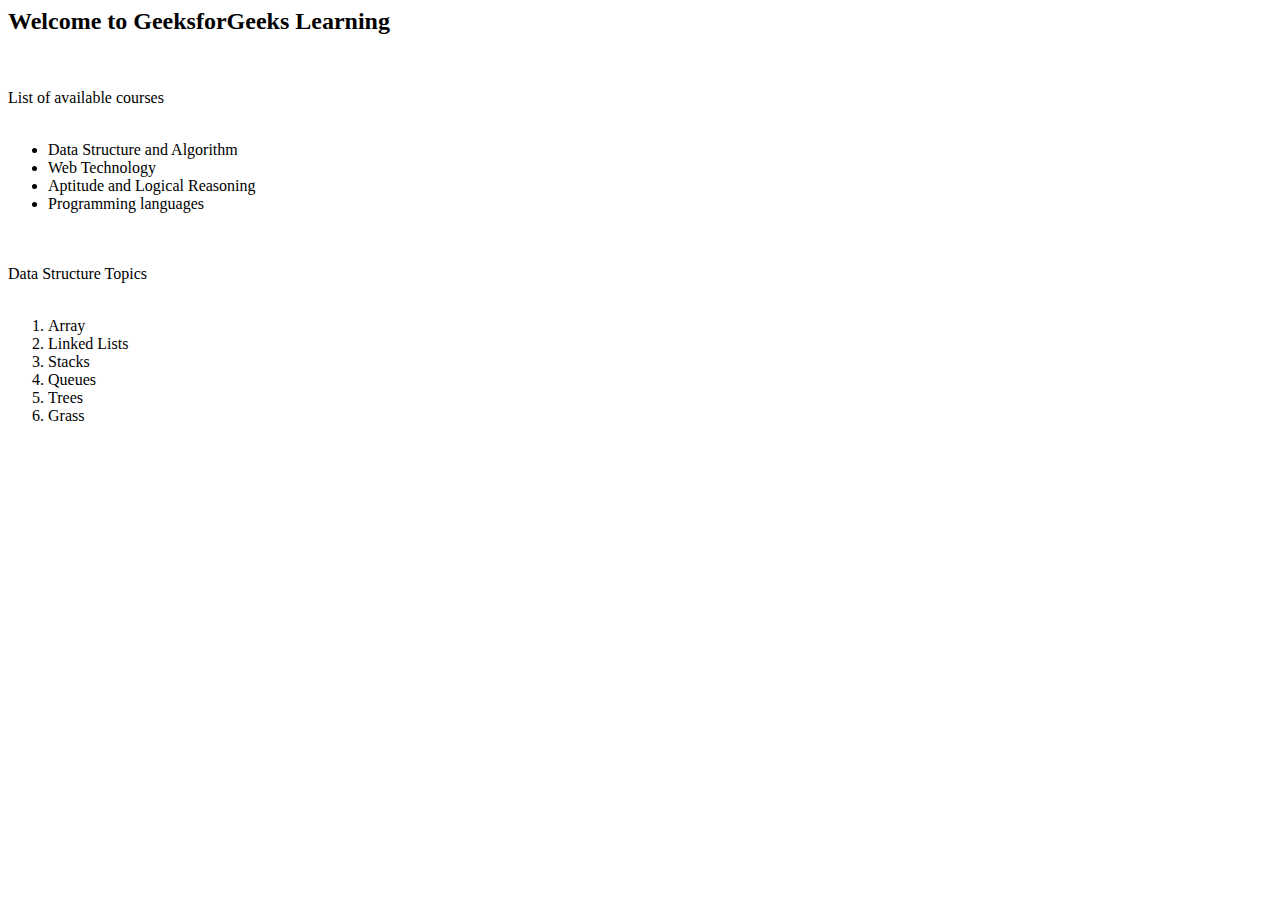
<file: index.html>
<html>
<head>
<title> Assignment 3 </title>
</head>
<body>
<h2> Welcome to GeeksforGeeks Learning </h2>
<br>
<p>
List of available courses 
<br>
<br>
<ul>
<li> Data Structure and Algorithm </li>
<li> Web Technology </li>
<li> Aptitude and Logical Reasoning </li>
<li> Programming languages </li>
</ul>
<br>
<br>
Data Structure Topics
<br>
<br>
<ol>
<li> Array </li>
<li> Linked Lists </li>
<li> Stacks </li>
<li> Queues </li>
<li> Trees </li>
<li> Grass </li>
</ol>
</file>
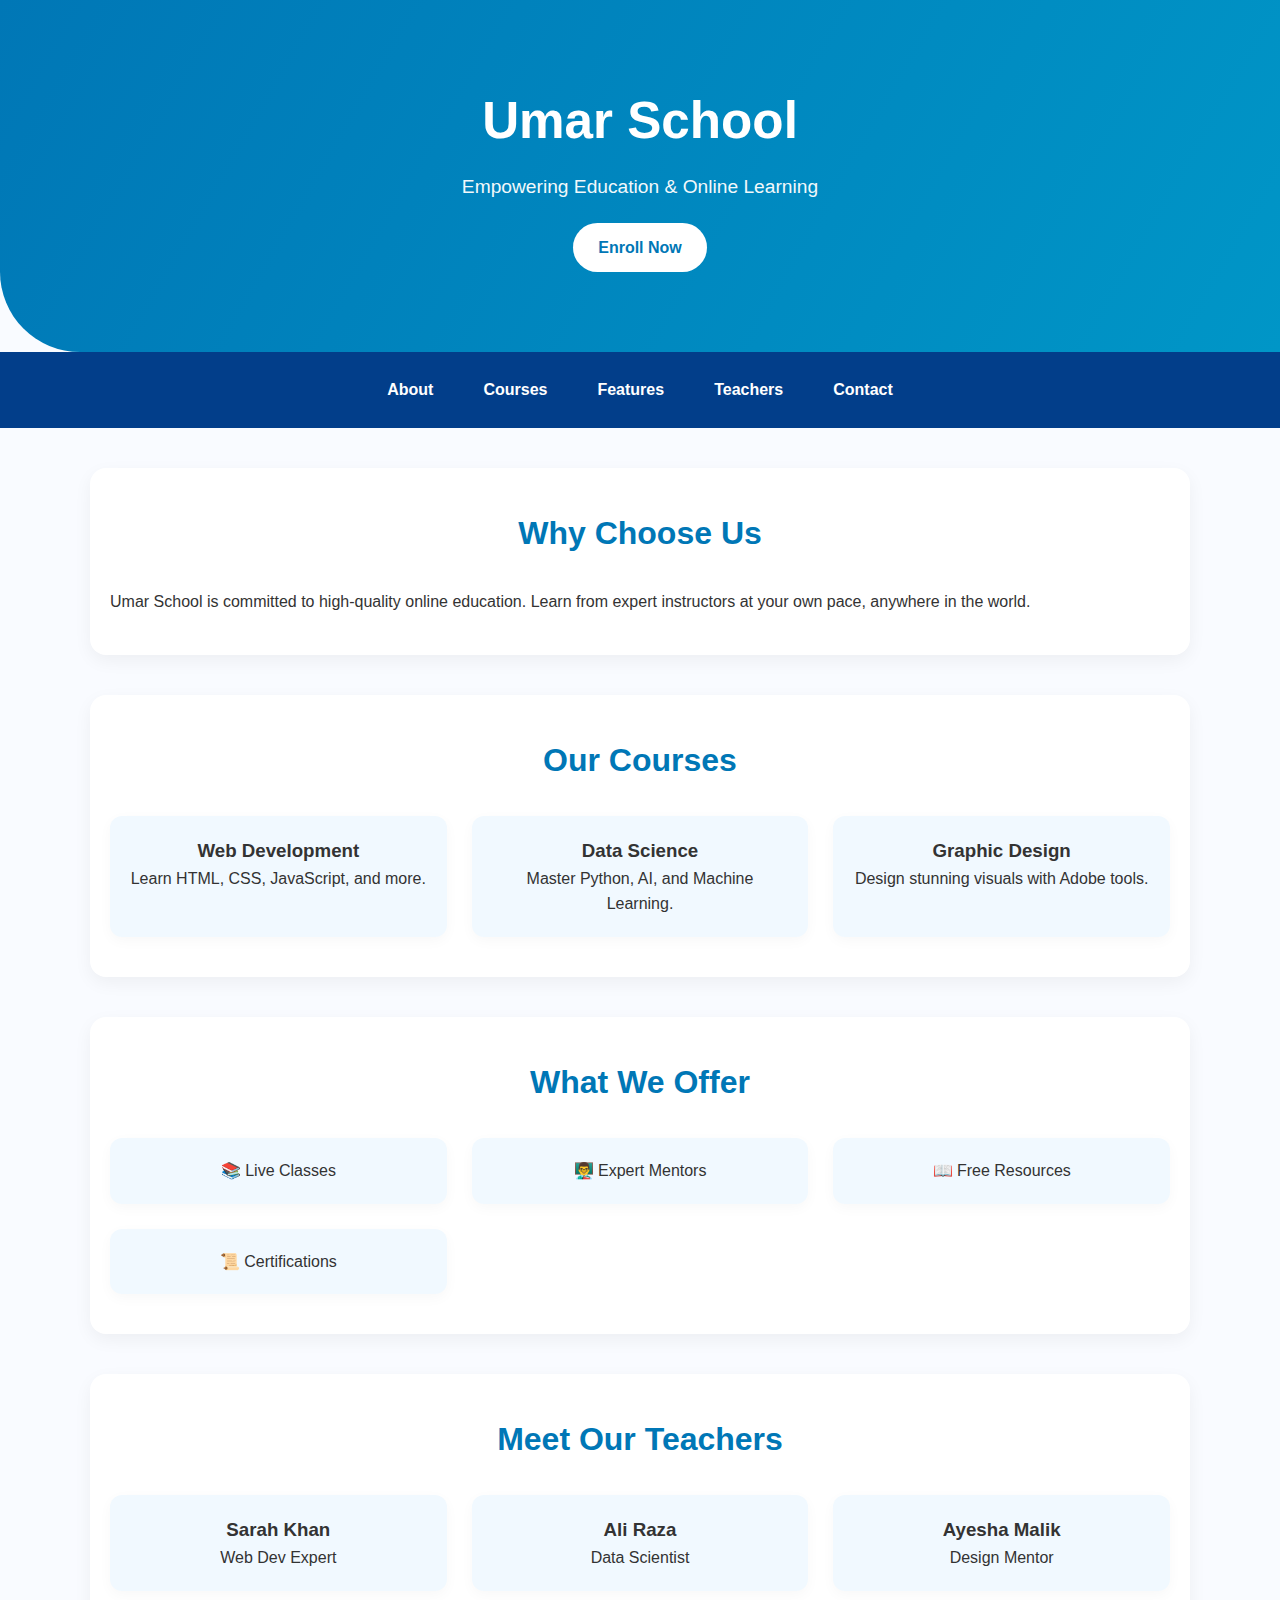
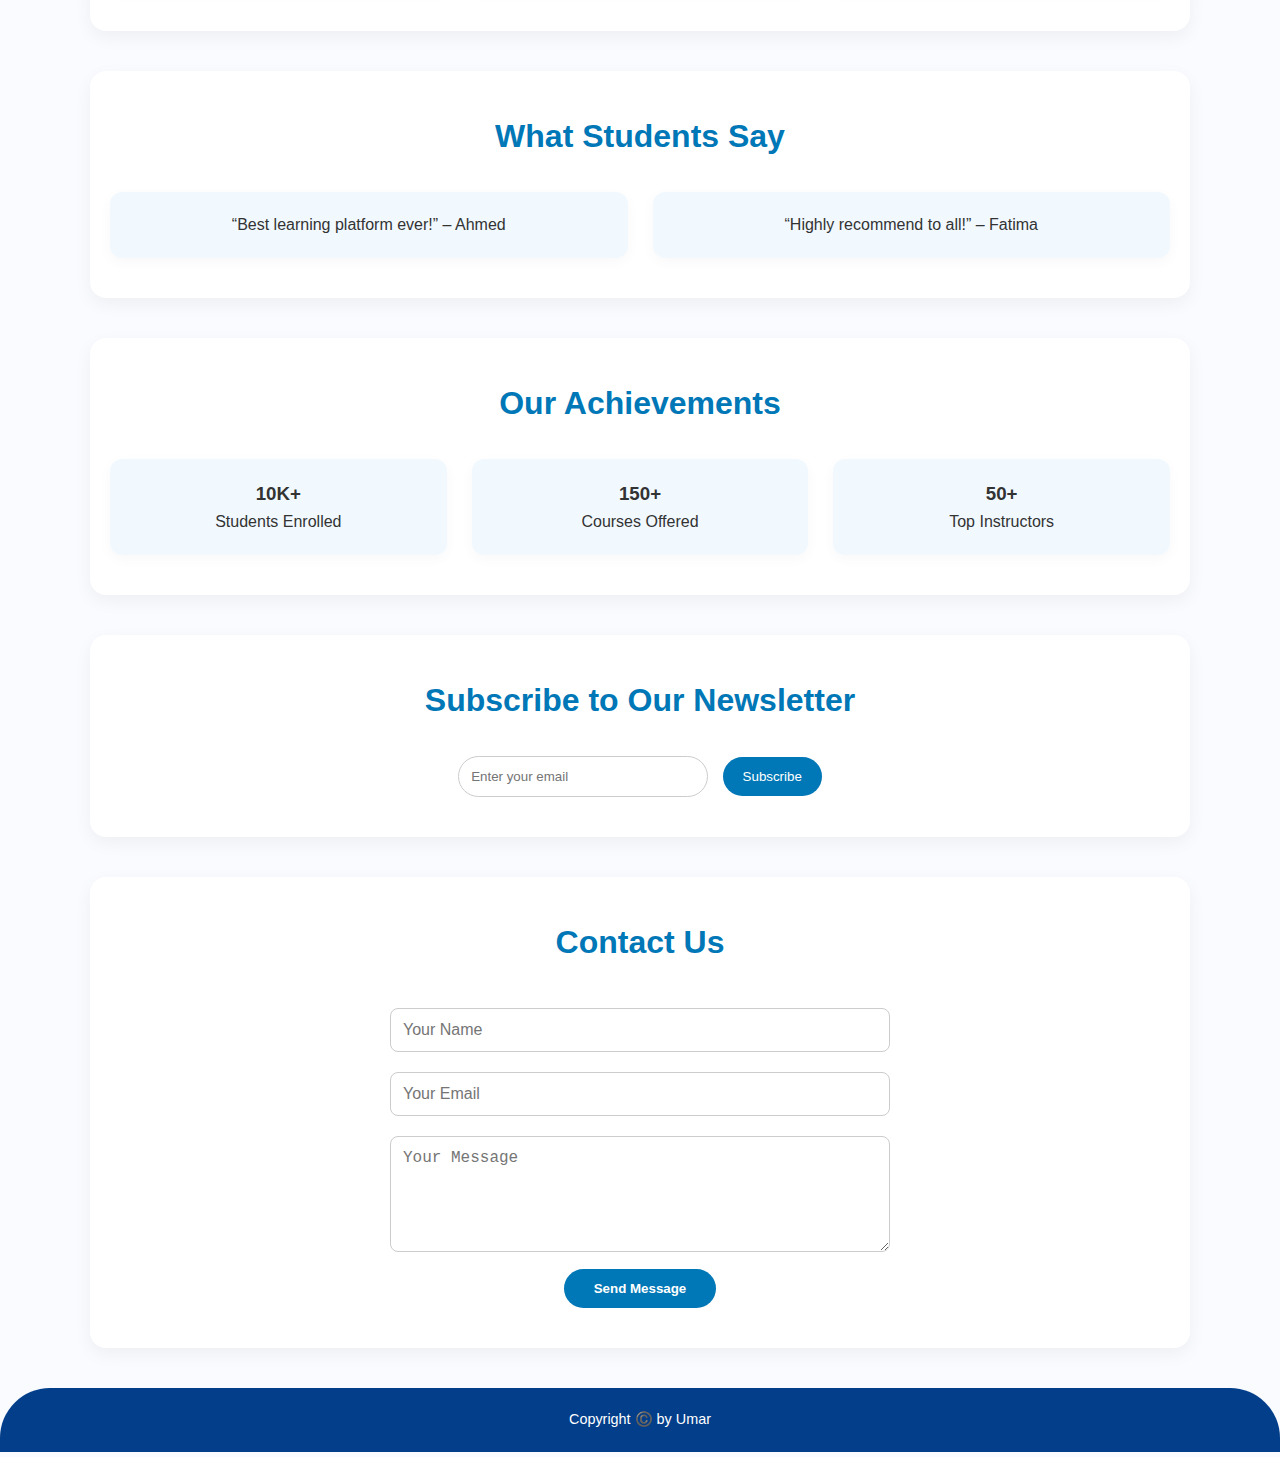
<file: index3.html>
<!DOCTYPE html>
<html lang="en">
<head>
  <meta charset="UTF-8" />
  <meta name="viewport" content="width=device-width, initial-scale=1.0"/>
  <title>Umar School</title>
  <link rel="stylesheet" href="task3.css" />
</head>
<body>

  <!-- Header -->
  <header class="header">
    <h1>Umar School</h1>
    <p>Empowering Education & Online Learning</p>
    <a href="#courses" class="btn">Enroll Now</a>
  </header>

  <!-- Navigation -->
  <nav class="navbar">
    <a href="#about">About</a>
    <a href="#courses">Courses</a>
    <a href="#features">Features</a>
    <a href="#teachers">Teachers</a>
    <a href="#contact">Contact</a>
  </nav>

  <!-- About Section -->
  <section id="about">
    <h2>Why Choose Us</h2>
    <p>Umar School is committed to high-quality online education. Learn from expert instructors at your own pace, anywhere in the world.</p>
  </section>

  <!-- Courses Section -->
  <section id="courses">
    <h2>Our Courses</h2>
    <div class="courses">
      <div class="card">
        <h3>Web Development</h3>
        <p>Learn HTML, CSS, JavaScript, and more.</p>
      </div>
      <div class="card">
        <h3>Data Science</h3>
        <p>Master Python, AI, and Machine Learning.</p>
      </div>
      <div class="card">
        <h3>Graphic Design</h3>
        <p>Design stunning visuals with Adobe tools.</p>
      </div>
    </div>
  </section>

  <!-- Features Section -->
  <section id="features">
    <h2>What We Offer</h2>
    <div class="features">
      <div class="card">📚 Live Classes</div>
      <div class="card">👨‍🏫 Expert Mentors</div>
      <div class="card">📖 Free Resources</div>
      <div class="card">📜 Certifications</div>
    </div>
  </section>

  <!-- Teachers Section -->
  <section id="teachers">
    <h2>Meet Our Teachers</h2>
    <div class="teachers">
      <div class="card">
        <h3>Sarah Khan</h3>
        <p>Web Dev Expert</p>
      </div>
      <div class="card">
        <h3>Ali Raza</h3>
        <p>Data Scientist</p>
      </div>
      <div class="card">
        <h3>Ayesha Malik</h3>
        <p>Design Mentor</p>
      </div>
    </div>
  </section>

  <!-- Testimonials -->
  <section id="testimonials">
    <h2>What Students Say</h2>
    <div class="testimonials">
      <div class="card">“Best learning platform ever!” – Ahmed</div>
      <div class="card">“Highly recommend to all!” – Fatima</div>
    </div>
  </section>

  <!-- Stats Section -->
  <section id="stats">
    <h2>Our Achievements</h2>
    <div class="stats">
      <div class="card">
        <h3>10K+</h3>
        <p>Students Enrolled</p>
      </div>
      <div class="card">
        <h3>150+</h3>
        <p>Courses Offered</p>
      </div>
      <div class="card">
        <h3>50+</h3>
        <p>Top Instructors</p>
      </div>
    </div>
  </section>

  <!-- Newsletter -->
  <section class="newsletter">
    <h2>Subscribe to Our Newsletter</h2>
    <input type="email" placeholder="Enter your email" />
    <button>Subscribe</button>
  </section>

  <!-- Contact Form -->
  <section id="contact">
    <h2>Contact Us</h2>
    <form>
      <input type="text" placeholder="Your Name" required /><br />
      <input type="email" placeholder="Your Email" required /><br />
      <textarea rows="5" placeholder="Your Message"></textarea><br />
      <button type="submit">Send Message</button>
    </form>
  </section>

  <!-- Footer -->
  <footer>
    <p>Copyright ©️ by Umar</p>
  </footer>

</body>
</html>
</file>
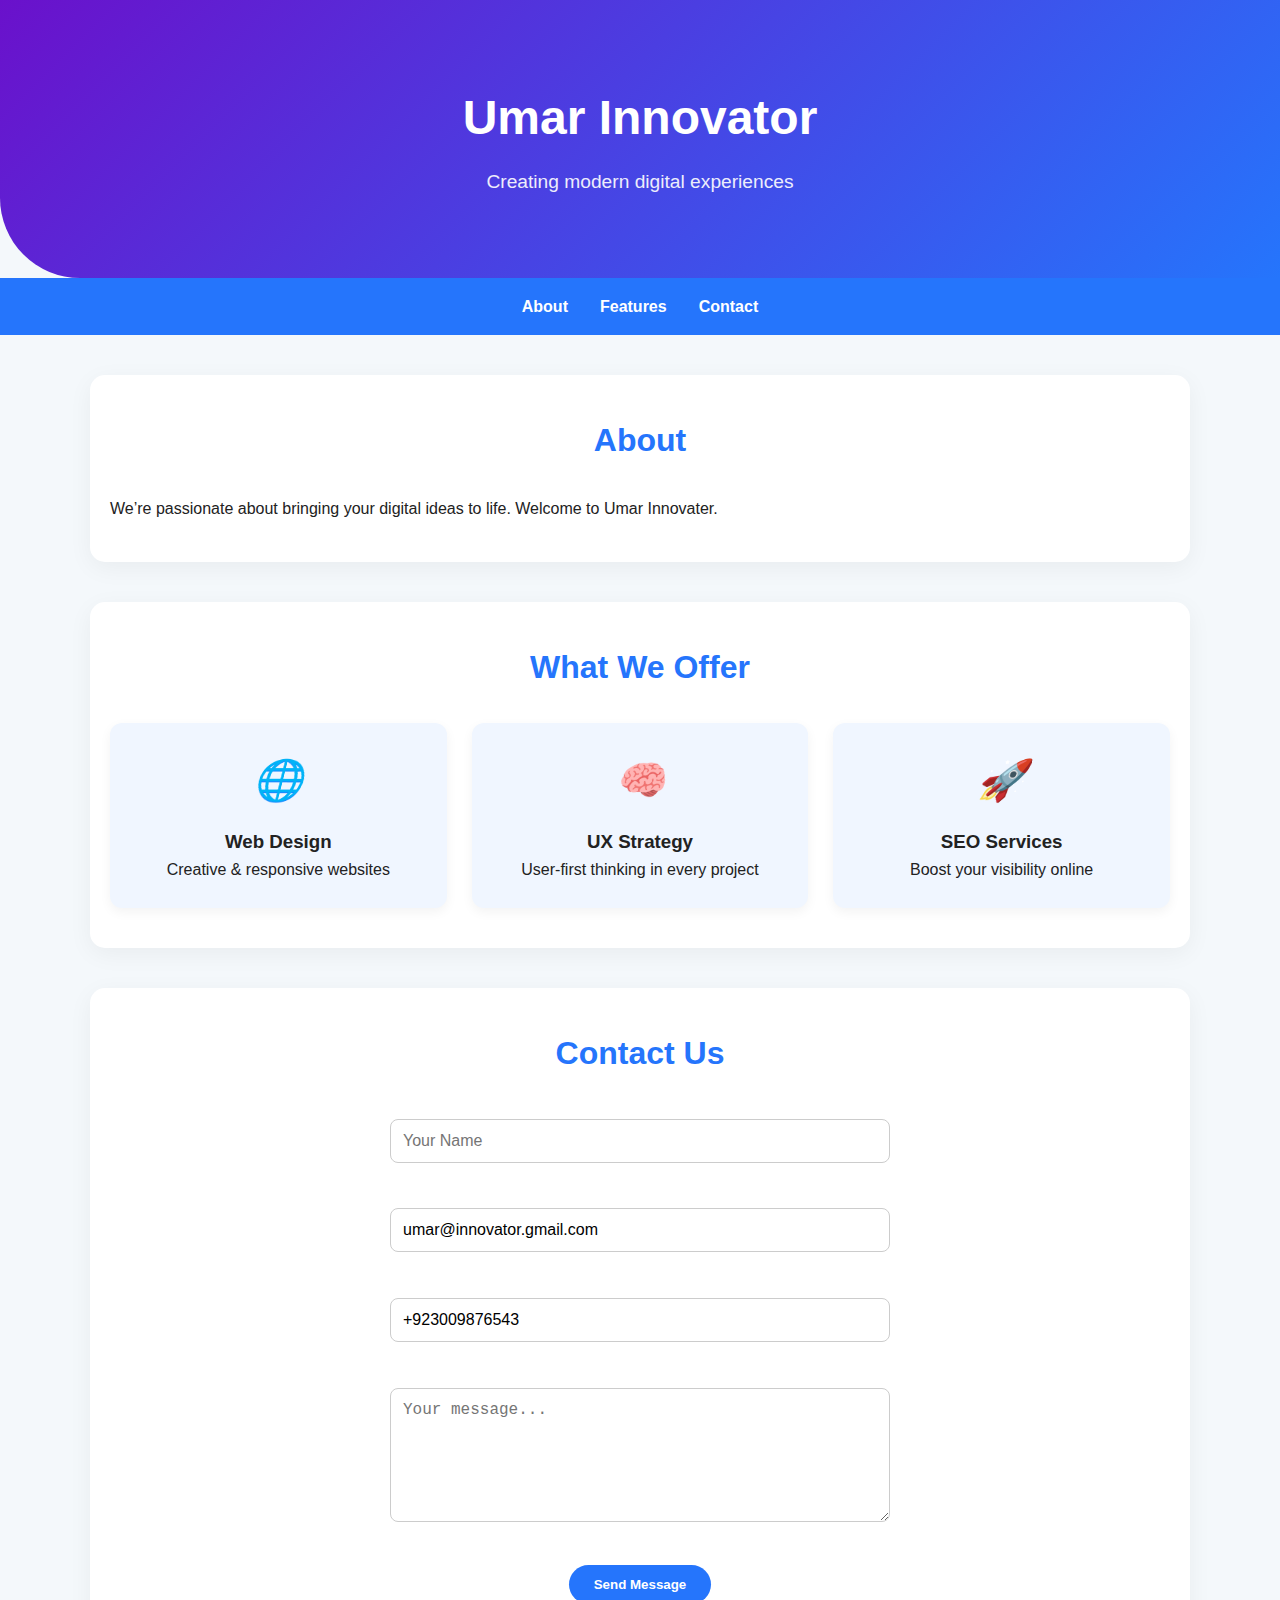
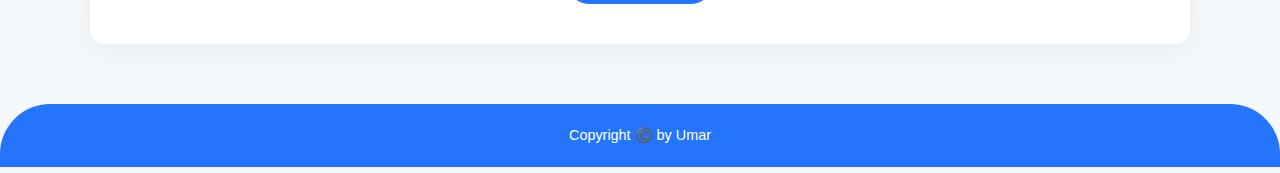
<file: index4.html>
<!DOCTYPE html>
<html lang="en">
<head>
  <meta charset="UTF-8" />
  <meta name="viewport" content="width=device-width, initial-scale=1.0"/>
  <title>Umar Innovator</title>
  <link rel="stylesheet" href="task4.css" />
</head>
<body>

  <header class="header">
    <h1>Umar Innovator</h1>
    <p>Creating modern digital experiences</p>
  </header>

  <nav class="navbar">
    <a href="#about">About</a>
    <a href="#features">Features</a>
    <a href="#contact">Contact</a>
  </nav>

  <section id="about">
    <h2>About</h2>
    <p>We’re passionate about bringing your digital ideas to life. Welcome to Umar Innovater.</p>
  </section>

  <section id="features">
    <h2>What We Offer</h2>
    <div class="features">
      <div class="feature-box">
        <i>🌐</i>
        <h3>Web Design</h3>
        <p>Creative & responsive websites</p>
      </div>
      <div class="feature-box">
        <i>🧠</i>
        <h3>UX Strategy</h3>
        <p>User-first thinking in every project</p>
      </div>
      <div class="feature-box">
        <i>🚀</i>
        <h3>SEO Services</h3>
        <p>Boost your visibility online</p>
      </div>
    </div>
  </section>

  <section id="contact">
    <h2 style="text-shadow: 0.1cm; ">Contact Us</h2>
   <center> <form>
      <input type="text" placeholder="Your Name" size="30" required /><br /><br />
      <input type="email" value="umar@innovator.gmail.com" size="30" required /><br /><br />
      <input type="tel" value="+923009876543" size="30" required /><br /><br />
      <textarea rows="6" cols="30" placeholder="Your message..."></textarea><br /><br />
      
      <button type="submit">Send Message</button>
    </form>
    </form>
  </section></center>

  <footer>
    <p>Copyright ©️ by Umar</p>
  </footer>

</body>
</html>
</file>
<file: task3.css>
/* ========== RESET & BASE ========== */
* {
  margin: 0;
  padding: 0;
  box-sizing: border-box;
}
body {
  font-family: 'Segoe UI', sans-serif;
  background-color: #f9fbff;
  color: #333;
  line-height: 1.6;
}
a {
  text-decoration: none;
  color: inherit;
}

/* ========== HEADER ========== */
.header {
  background: linear-gradient(120deg, #0077b6, #0096c7);
  color: #fff;
  padding: 80px 20px;
  text-align: center;
  border-bottom-left-radius: 80px;
}
.header h1 {
  font-size: 3.2rem;
  margin-bottom: 10px;
}
.header p {
  font-size: 1.2rem;
  opacity: 0.95;
}
.btn {
  background: #ffffff;
  color: #0077b6;
  padding: 12px 25px;
  font-weight: bold;
  border-radius: 30px;
  display: inline-block;
  margin-top: 20px;
  transition: 0.3s ease;
}
.btn:hover {
  background: #e0f4ff;
}

/* ========== NAVBAR ========== */
.navbar {
  background: #023e8a;
  display: flex;
  justify-content: center;
  flex-wrap: wrap;
  gap: 20px;
  padding: 15px;
}
.navbar a {
  color: #fff;
  padding: 10px 15px;
  border-radius: 20px;
  font-weight: 600;
  transition: background 0.3s;
}
.navbar a:hover {
  background: rgba(255, 255, 255, 0.15);
}

/* ========== SECTIONS ========== */
section {
  max-width: 1100px;
  margin: 40px auto;
  padding: 40px 20px;
  background: #fff;
  border-radius: 16px;
  box-shadow: 0 6px 18px rgba(0, 0, 0, 0.05);
}
section h2 {
  font-size: 2rem;
  text-align: center;
  margin-bottom: 30px;
  color: #0077b6;
}

/* ========== GRID (Courses, Features, Teachers, Stats) ========== */
.courses, .features, .teachers, .stats, .testimonials {
  display: grid;
  grid-template-columns: repeat(auto-fit, minmax(250px, 1fr));
  gap: 25px;
}
.card {
  background: #f1f9ff;
  padding: 20px;
  border-radius: 12px;
  box-shadow: 0 4px 14px rgba(0, 0, 0, 0.03);
  text-align: center;
  transition: transform 0.3s ease;
}
.card:hover {
  transform: translateY(-8px);
}

/* ========== NEWSLETTER ========== */
.newsletter {
  text-align: center;
}
.newsletter input[type="email"] {
  padding: 12px;
  width: 250px;
  border-radius: 25px;
  border: 1px solid #ccc;
  margin-right: 10px;
}
.newsletter button {
  padding: 12px 20px;
  border: none;
  background: #0077b6;
  color: white;
  border-radius: 25px;
  cursor: pointer;
  transition: background 0.3s ease;
}
.newsletter button:hover {
  background: #023e8a;
}

/* ========== CONTACT FORM ========== */
form {
  text-align: center;
}
form input, form textarea {
  width: 90%;
  max-width: 500px;
  padding: 12px;
  margin: 10px 0;
  border-radius: 8px;
  border: 1px solid #ccc;
  font-size: 1rem;
}
form button {
  background-color: #0077b6;
  color: white;
  padding: 12px 30px;
  border: none;
  border-radius: 30px;
  font-weight: bold;
  cursor: pointer;
  transition: background 0.3s;
}
form button:hover {
  background: #005f8f;
}

/* ========== FOOTER ========== */
footer {
  background: #023e8a;
  color: white;
  text-align: center;
  padding: 20px;
  font-size: 0.9rem;
  border-top-left-radius: 50px;
  border-top-right-radius: 50px;
}

/* ========== RESPONSIVE ========== */
@media (max-width: 768px) {
  .header h1 {
    font-size: 2rem;
  }
  .btn {
    padding: 10px 20px;
  }
  .newsletter input[type="email"] {
    width: 80%;
  }
}
</file>
<file: task4.css>
/* ===== RESET & BASE ===== */
* {
  margin: 0;
  padding: 0;
  box-sizing: border-box;
}
body {
  font-family: 'Segoe UI', sans-serif;
  background-color: #f4f8fb;
  color: #222;
  line-height: 1.6;
  scroll-behavior: smooth;
}

/* ===== HEADER ===== */
.header {
  background: linear-gradient(135deg, #6a11cb, #2575fc);
  color: white;
  text-align: center;
  padding: 80px 20px;
  border-bottom-left-radius: 80px;
}
.header h1 {
  font-size: 3rem;
  margin-bottom: 10px;
}
.header p {
  font-size: 1.2rem;
  opacity: 0.9;
}

/* ===== NAVIGATION ===== */
.navbar {
  background: #2575fc;
  padding: 1rem 2rem;
  display: flex;
  justify-content: center;
  gap: 2rem;
  flex-wrap: wrap;
}
.navbar a {
  color: white;
  text-decoration: none;
  font-weight: 600;
  transition: color 0.3s ease;
}
.navbar a:hover {
  color: #ffd700;
}

/* ===== SECTIONS ===== */
section {
  max-width: 1100px;
  margin: 40px auto;
  padding: 40px 20px;
  background: white;
  border-radius: 15px;
  box-shadow: 0 6px 25px rgba(0, 0, 0, 0.05);
}
section h2 {
  text-align: center;
  color: #2575fc;
  font-size: 2rem;
  margin-bottom: 30px;
}

/* ===== FEATURES ===== */
.features {
  display: grid;
  grid-template-columns: repeat(auto-fit, minmax(260px, 1fr));
  gap: 25px;
  margin-top: 20px;
}
.feature-box {
  background: #f0f6ff;
  padding: 25px;
  border-radius: 12px;
  text-align: center;
  transition: transform 0.3s ease, background 0.3s ease;
  box-shadow: 0 4px 12px rgba(0,0,0,0.05);
}
.feature-box:hover {
  transform: translateY(-10px);
  background: #e2ecff;
}
.feature-box i {
  font-size: 2.5rem;
  color: #2575fc;
  margin-bottom: 15px;
  display: block;
}

/* ===== FORM STYLING ===== */
form {
  text-align: center;
}
form input,
form textarea {
  width: 90%;
  max-width: 500px;
  padding: 12px;
  margin: 10px auto;
  border-radius: 8px;
  border: 1px solid #ccc;
  font-size: 1rem;
}
form button {
  padding: 12px 25px;
  background-color: #2575fc;
  border: none;
  color: white;
  border-radius: 50px;
  font-weight: 600;
  cursor: pointer;
  transition: background 0.3s ease;
}
form button:hover {
  background-color: #1d5fce;
}

/* ===== FOOTER ===== */
footer {
  background: #2575fc;
  color: white;
  text-align: center;
  padding: 20px;
  font-size: 0.9rem;
  margin-top: 60px;
  border-top-left-radius: 50px;
  border-top-right-radius: 50px;
}
footer::after {
  content: \"Copyright ©️ by Umar\";
  display: block;
  margin-top: 10px;
  font-weight: bold;
  color: #ffd700;
}

/* ===== RESPONSIVE ===== */
@media (max-width: 768px) {
  .header h1 {
    font-size: 2.2rem;
  }
  .feature-box {
    padding: 20px;
  }
  .navbar {
    flex-direction: column;
    gap: 10px;
  }
}
</file>
